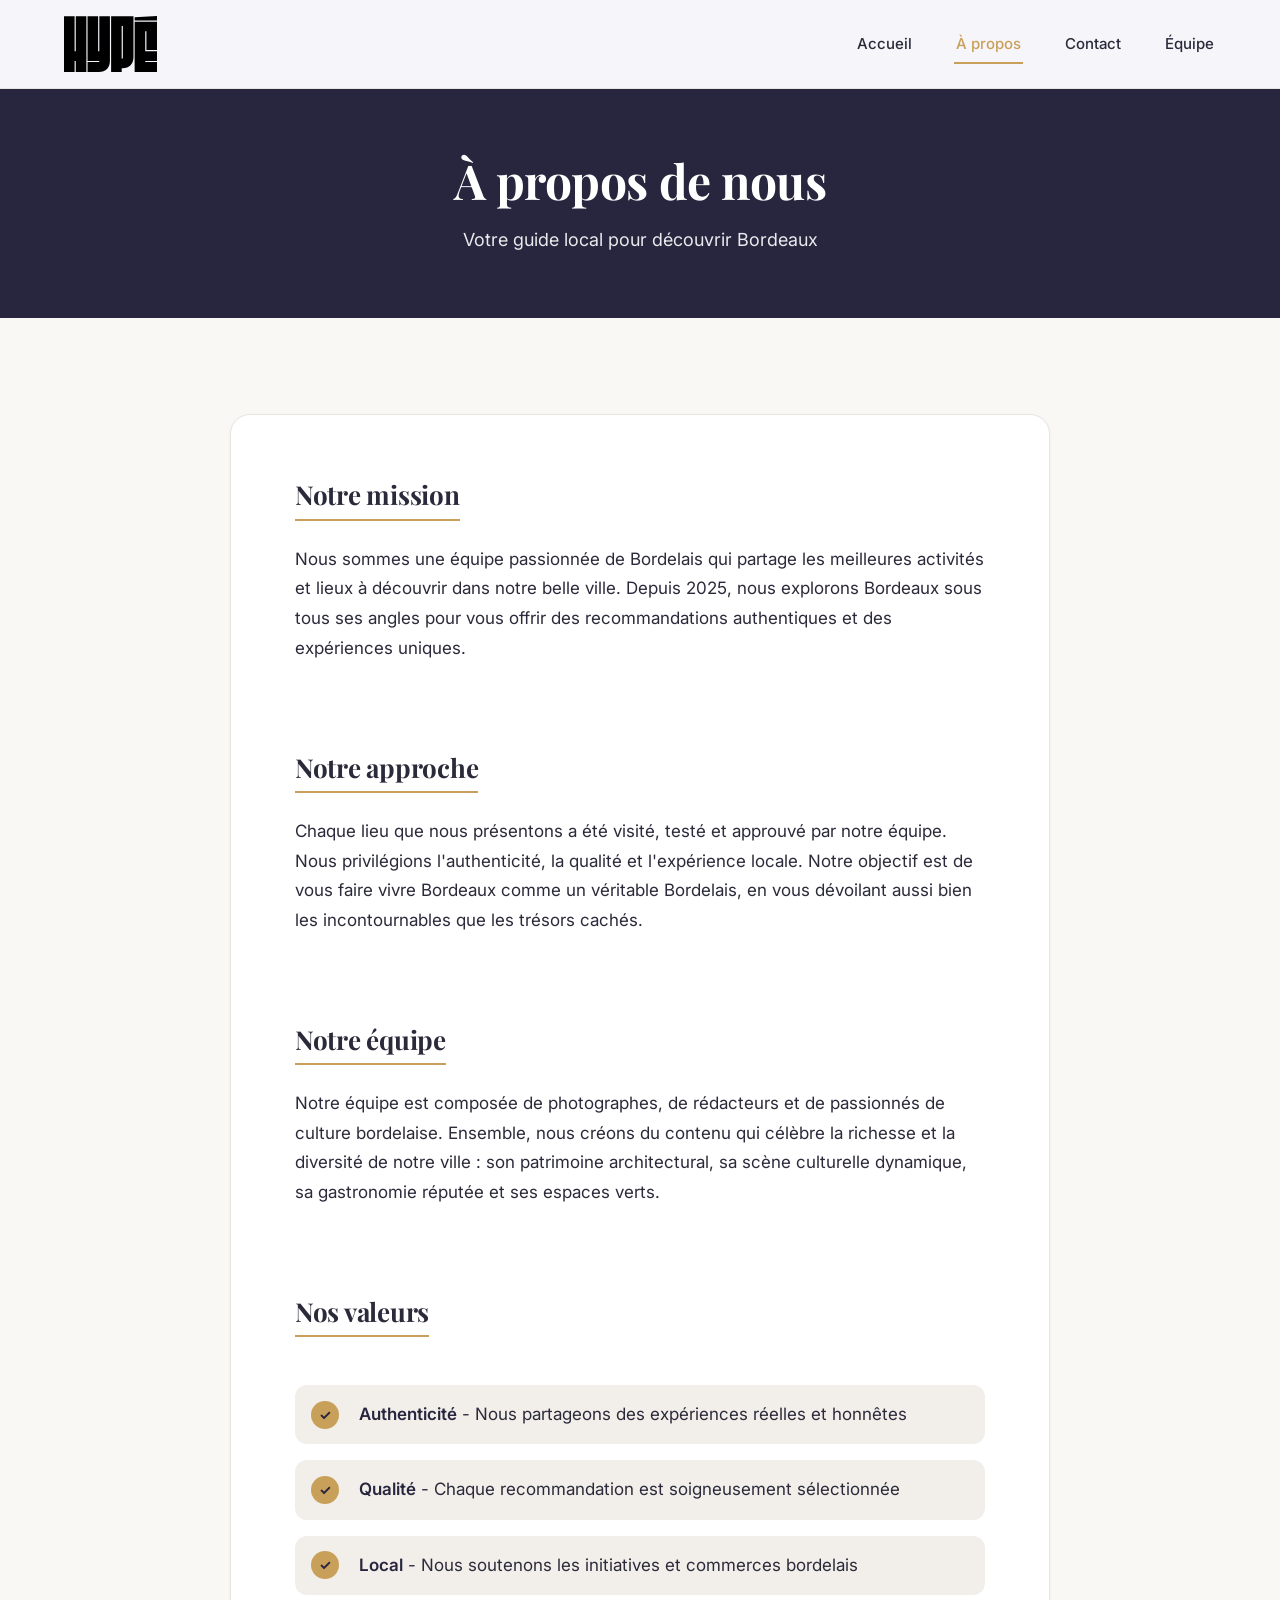
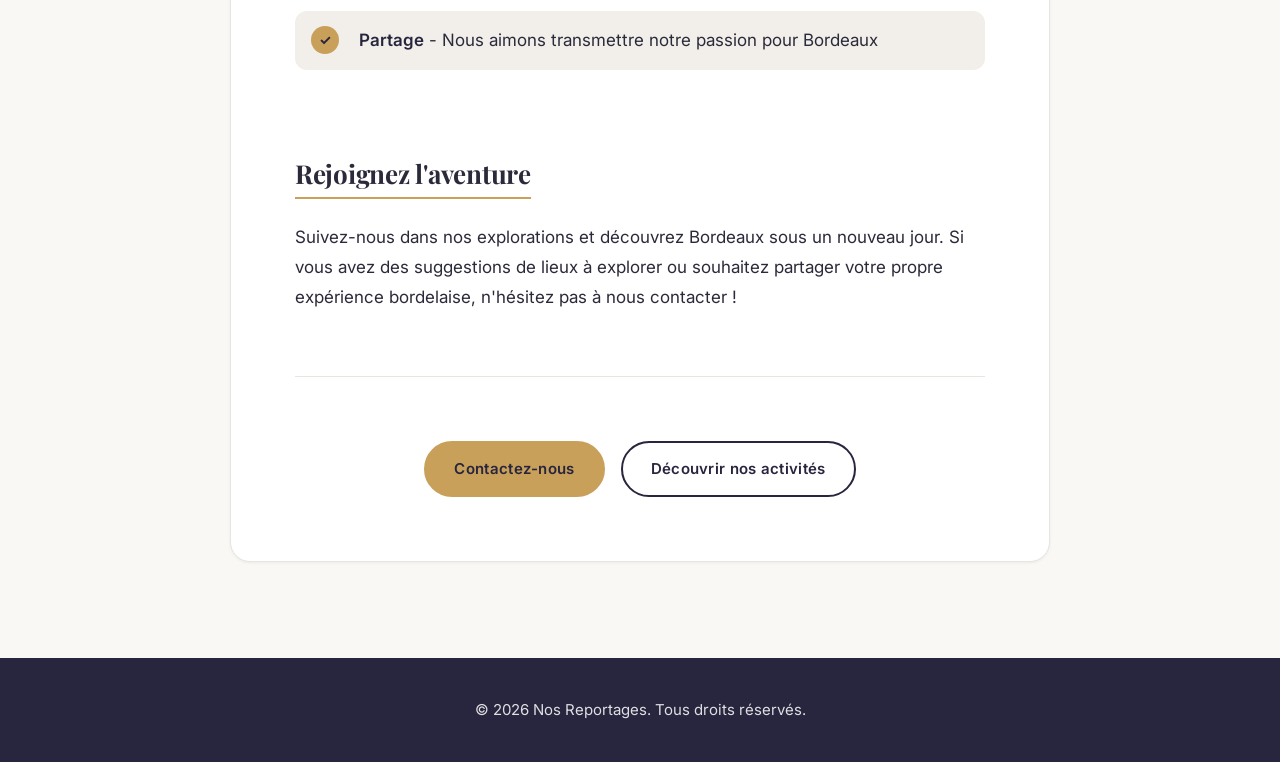
<file: about.html>
<!DOCTYPE html>
<html lang="fr">
<head>
    <meta charset="UTF-8">
    <meta name="viewport" content="width=device-width, initial-scale=1.0">
    <title>À propos - Bordeaux Activités</title>
    <link rel="stylesheet" href="assets/css/style.css">
</head>
<body>
    <header>
        <div class="container">
            <a href="index.html" class="logo">
                <img src="assets/images/logo/nnoir.svg" alt="Logo Bordeaux Activités" class="logo-light">
                <img src="assets/images/logo/bblanc.svg" alt="Logo Bordeaux Activités" class="logo-dark">
            </a>
            <nav>
                <ul>
                    <li><a href="index.html" class="">Accueil</a></li>
                    <li><a href="about.html" class="active">À propos</a></li>
                    <li><a href="contact.html" class="">Contact</a></li>
                    <li><a href="teams.html" class="">Équipe</a></li>
                </ul>
            </nav>
        </div>
    </header>
    <script>
        const themeToggle = document.getElementById('themeToggle');
        const html = document.documentElement;

        const savedTheme = localStorage.getItem('theme') || 'light';
        html.setAttribute('data-theme', savedTheme);

        if (themeToggle) {
            themeToggle.addEventListener('click', () => {
                const currentTheme = html.getAttribute('data-theme');
                const newTheme = currentTheme === 'light' ? 'dark' : 'light';
                html.setAttribute('data-theme', newTheme);
                localStorage.setItem('theme', newTheme);
            });
        }
    </script>

    <section class="page-hero">
        <div class="hero-content">
            <h2>À propos de nous</h2>
            <p>Votre guide local pour découvrir Bordeaux</p>
        </div>
    </section>

    <section class="page-content">
        <div class="container">
            <div class="content-wrapper">
                <h3>Notre mission</h3>
                <p>Nous sommes une équipe passionnée de Bordelais qui partage les meilleures activités et lieux à découvrir dans notre belle ville. Depuis 2025, nous explorons Bordeaux sous tous ses angles pour vous offrir des recommandations authentiques et des expériences uniques.</p>

                <h3>Notre approche</h3>
                <p>Chaque lieu que nous présentons a été visité, testé et approuvé par notre équipe. Nous privilégions l'authenticité, la qualité et l'expérience locale. Notre objectif est de vous faire vivre Bordeaux comme un véritable Bordelais, en vous dévoilant aussi bien les incontournables que les trésors cachés.</p>

                <h3>Notre équipe</h3>
                <p>Notre équipe est composée de photographes, de rédacteurs et de passionnés de culture bordelaise. Ensemble, nous créons du contenu qui célèbre la richesse et la diversité de notre ville : son patrimoine architectural, sa scène culturelle dynamique, sa gastronomie réputée et ses espaces verts.</p>

                <h3>Nos valeurs</h3>
                <ul class="values-list">
                    <li><strong>Authenticité</strong> - Nous partageons des expériences réelles et honnêtes</li>
                    <li><strong>Qualité</strong> - Chaque recommandation est soigneusement sélectionnée</li>
                    <li><strong>Local</strong> - Nous soutenons les initiatives et commerces bordelais</li>
                    <li><strong>Partage</strong> - Nous aimons transmettre notre passion pour Bordeaux</li>
                </ul>

                <h3>Rejoignez l'aventure</h3>
                <p>Suivez-nous dans nos explorations et découvrez Bordeaux sous un nouveau jour. Si vous avez des suggestions de lieux à explorer ou souhaitez partager votre propre expérience bordelaise, n'hésitez pas à nous contacter !</p>

                <div class="cta-box">
                    <a href="contact.html" class="btn btn-primary">Contactez-nous</a>
                    <a href="index.html" class="btn btn-secondary">Découvrir nos activités</a>
                </div>
            </div>
        </div>
    </section>

    <footer>
        <div class="container">
            <p>&copy; 2026 Nos Reportages. Tous droits réservés.</p>
        </div>
    </footer>
</body>
</html>
</file>
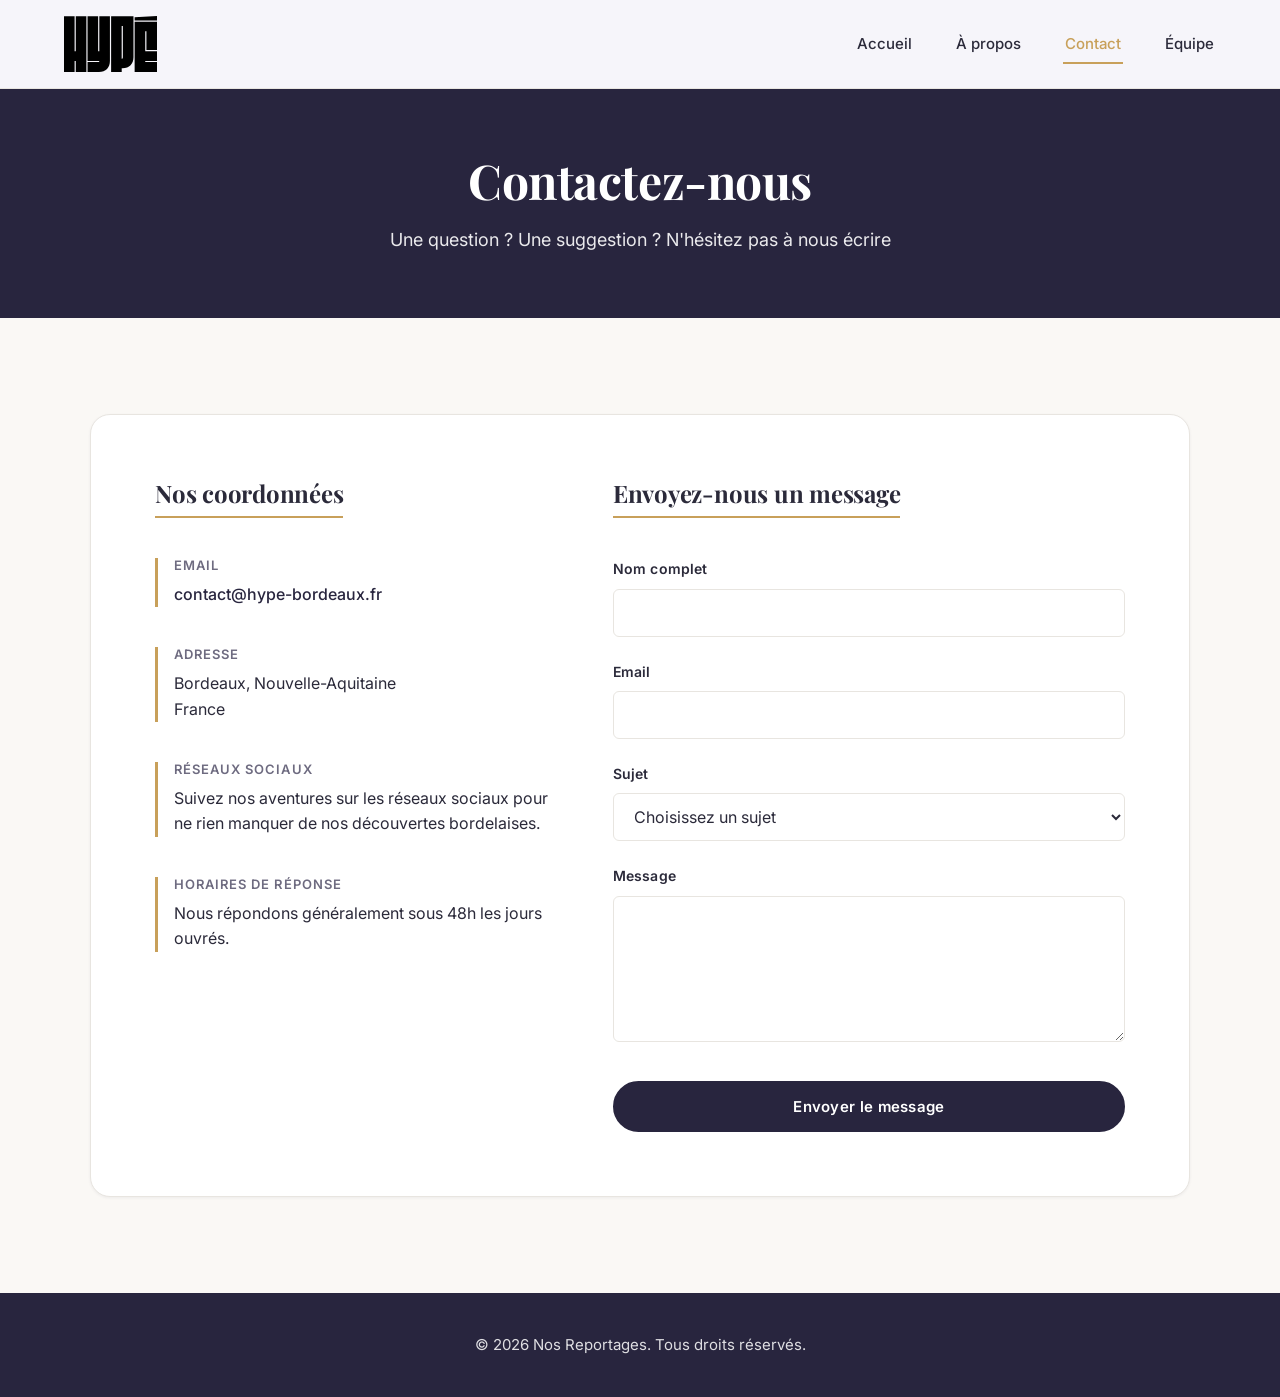
<file: contact.html>
<!DOCTYPE html>
<html lang="fr">
<head>
    <meta charset="UTF-8">
    <meta name="viewport" content="width=device-width, initial-scale=1.0">
    <title>Contact - Bordeaux Activités</title>
    <link rel="stylesheet" href="assets/css/style.css">
</head>
<body>
    <header>
        <div class="container">
            <a href="index.html" class="logo">
                <img src="assets/images/logo/nnoir.svg" alt="Logo Bordeaux Activités" class="logo-light">
                <img src="assets/images/logo/bblanc.svg" alt="Logo Bordeaux Activités" class="logo-dark">
            </a>
            <nav>
                <ul>
                    <li><a href="index.html" class="">Accueil</a></li>
                    <li><a href="about.html" class="">À propos</a></li>
                    <li><a href="contact.html" class="active">Contact</a></li>
                    <li><a href="teams.html" class="">Équipe</a></li>
                </ul>
            </nav>
        </div>
    </header>
    <script>
        const themeToggle = document.getElementById('themeToggle');
        const html = document.documentElement;

        const savedTheme = localStorage.getItem('theme') || 'light';
        html.setAttribute('data-theme', savedTheme);

        if (themeToggle) {
            themeToggle.addEventListener('click', () => {
                const currentTheme = html.getAttribute('data-theme');
                const newTheme = currentTheme === 'light' ? 'dark' : 'light';
                html.setAttribute('data-theme', newTheme);
                localStorage.setItem('theme', newTheme);
            });
        }
    </script>

    <section class="page-hero">
        <div class="hero-content">
            <h2>Contactez-nous</h2>
            <p>Une question ? Une suggestion ? N'hésitez pas à nous écrire</p>
        </div>
    </section>

    <section class="page-content">
        <div class="container">
            <div class="contact-container">
                <div class="contact-info">
                    <h3>Nos coordonnées</h3>
                    <div class="info-item">
                        <h4>Email</h4>
                        <p><a href="mailto:contact@hype-bordeaux.fr">contact@hype-bordeaux.fr</a></p>
                    </div>
                    <div class="info-item">
                        <h4>Adresse</h4>
                        <p>Bordeaux, Nouvelle-Aquitaine<br>France</p>
                    </div>
                    <div class="info-item">
                        <h4>Réseaux sociaux</h4>
                        <p>Suivez nos aventures sur les réseaux sociaux pour ne rien manquer de nos découvertes bordelaises.</p>
                    </div>
                    <div class="info-item">
                        <h4>Horaires de réponse</h4>
                        <p>Nous répondons généralement sous 48h les jours ouvrés.</p>
                    </div>
                </div>

                <div class="contact-form">
                    <h3>Envoyez-nous un message</h3>
                    <form action="#" method="post">
                        <div class="form-group">
                            <label for="name">Nom complet</label>
                            <input type="text" id="name" name="name" required>
                        </div>
                        <div class="form-group">
                            <label for="email">Email</label>
                            <input type="email" id="email" name="email" required>
                        </div>
                        <div class="form-group">
                            <label for="subject">Sujet</label>
                            <select id="subject" name="subject" required>
                                <option value="">Choisissez un sujet</option>
                                <option value="suggestion">Suggestion d'activité</option>
                                <option value="question">Question générale</option>
                                <option value="collaboration">Proposition de collaboration</option>
                                <option value="autre">Autre</option>
                            </select>
                        </div>
                        <div class="form-group">
                            <label for="message">Message</label>
                            <textarea id="message" name="message" rows="6" required></textarea>
                        </div>
                        <button type="submit" class="btn btn-primary">Envoyer le message</button>
                    </form>
                </div>
            </div>
        </div>
    </section>

    <footer>
        <div class="container">
            <p>&copy; 2026 Nos Reportages. Tous droits réservés.</p>
        </div>
    </footer>
</body>
</html>
</file>
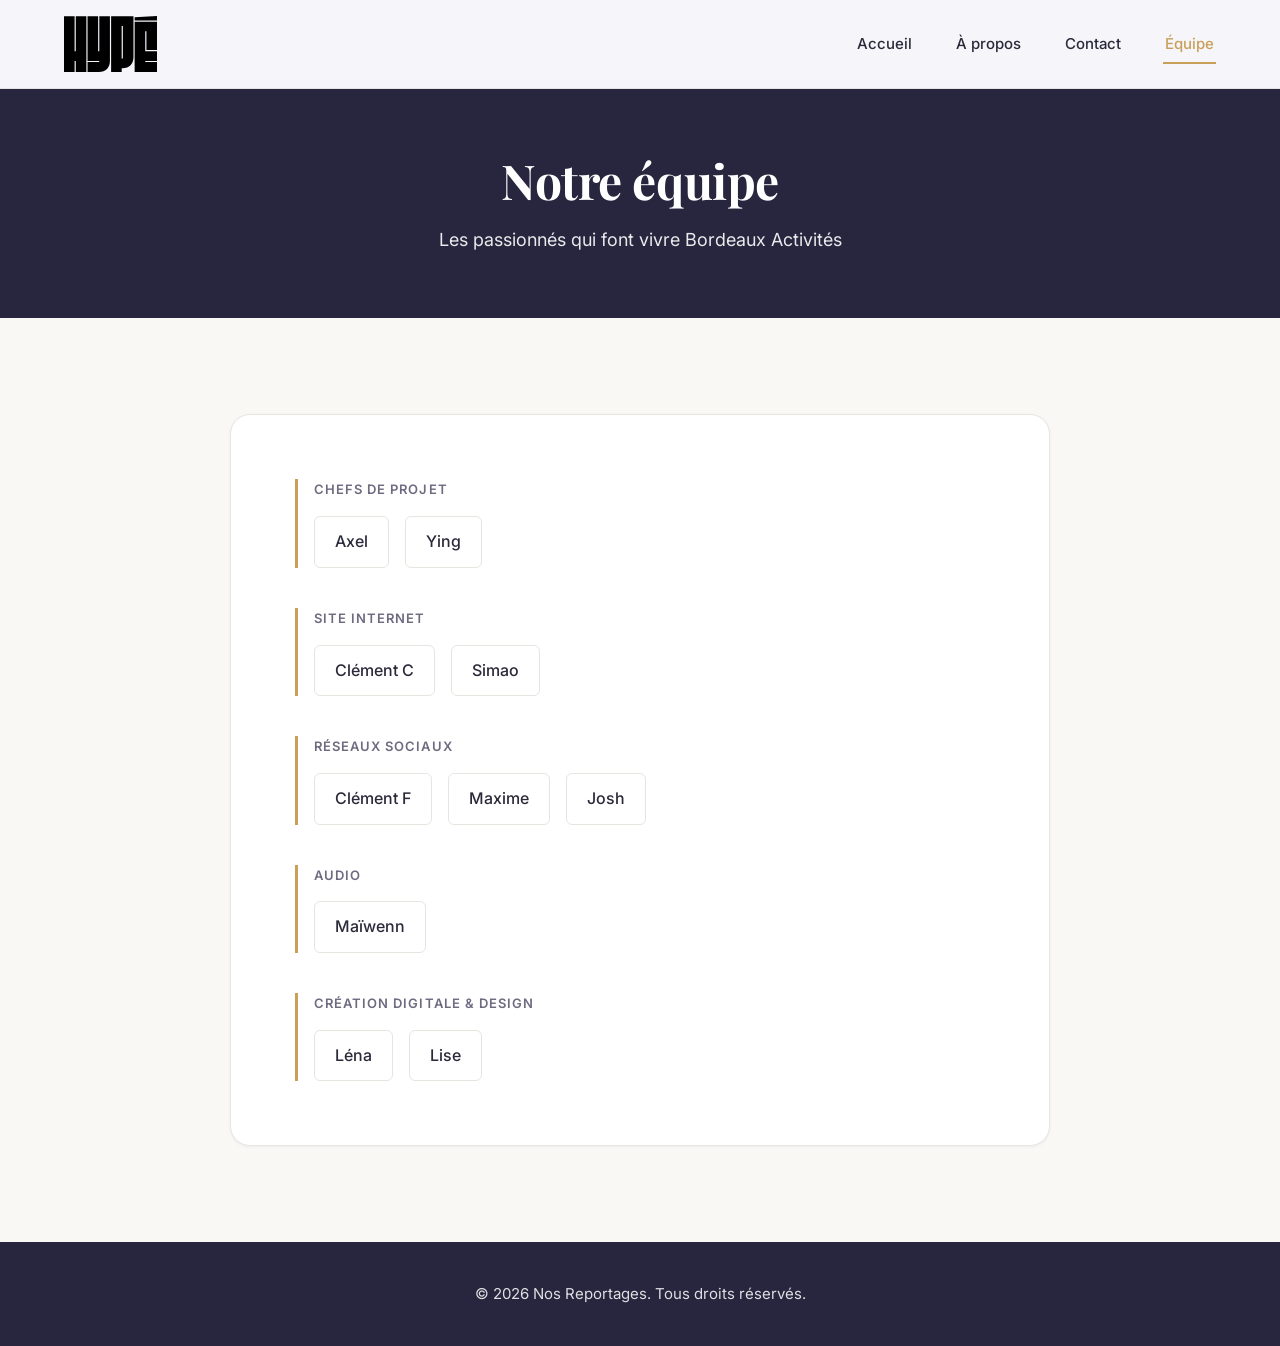
<file: teams.html>
<!DOCTYPE html>
<html lang="fr">
<head>
    <meta charset="UTF-8">
    <meta name="viewport" content="width=device-width, initial-scale=1.0">
    <title>Équipe - Bordeaux Activités</title>
    <link rel="stylesheet" href="assets/css/style.css">
</head>
<body>
    <header>
        <div class="container">
            <a href="index.html" class="logo">
                <img src="assets/images/logo/nnoir.svg" alt="Logo Bordeaux Activités" class="logo-light">
                <img src="assets/images/logo/bblanc.svg" alt="Logo Bordeaux Activités" class="logo-dark">
            </a>
            <nav>
                <ul>
                    <li><a href="index.html" class="">Accueil</a></li>
                    <li><a href="about.html" class="">À propos</a></li>
                    <li><a href="contact.html" class="">Contact</a></li>
                    <li><a href="teams.html" class="active">Équipe</a></li>
                </ul>
            </nav>
        </div>
    </header>
    <script>
        const themeToggle = document.getElementById('themeToggle');
        const html = document.documentElement;

        const savedTheme = localStorage.getItem('theme') || 'light';
        html.setAttribute('data-theme', savedTheme);

        if (themeToggle) {
            themeToggle.addEventListener('click', () => {
                const currentTheme = html.getAttribute('data-theme');
                const newTheme = currentTheme === 'light' ? 'dark' : 'light';
                html.setAttribute('data-theme', newTheme);
                localStorage.setItem('theme', newTheme);
            });
        }
    </script>

    <section class="page-hero">
        <div class="hero-content">
            <h2>Notre équipe</h2>
            <p>Les passionnés qui font vivre Bordeaux Activités</p>
        </div>
    </section>

    <section class="page-content">
        <div class="container">
            <div class="team-section">
                <div class="team-block">
                    <span class="team-role">Chefs de projet</span>
                    <div class="team-names">
                        <span class="team-member" data-role="Chef de projet">Axel</span>
                        <span class="team-member" data-role="Chef de projet">Ying</span>
                    </div>
                </div>
                <div class="team-block">
                    <span class="team-role">Site Internet</span>
                    <div class="team-names">
                        <span class="team-member" data-role="Site Internet">Clément C</span>
                        <span class="team-member" data-role="Site Internet">Simao</span>
                    </div>
                </div>
                <div class="team-block">
                    <span class="team-role">Réseaux sociaux</span>
                    <div class="team-names">
                        <span class="team-member" data-role="Réseaux sociaux">Clément F</span>
                        <span class="team-member" data-role="Réseaux sociaux">Maxime</span>
                        <span class="team-member" data-role="Réseaux sociaux">Josh</span>
                    </div>
                </div>
                <div class="team-block">
                    <span class="team-role">Audio</span>
                    <div class="team-names">
                        <span class="team-member" data-role="Audio">Maïwenn</span>
                    </div>
                </div>
                <div class="team-block">
                    <span class="team-role">Création digitale &amp; design</span>
                    <div class="team-names">
                        <span class="team-member" data-role="Création digitale & design">Léna</span>
                        <span class="team-member" data-role="Création digitale & design">Lise</span>
                    </div>
                </div>
            </div>
        </div>
    </section>

    <footer>
        <div class="container">
            <p>&copy; 2026 Nos Reportages. Tous droits réservés.</p>
        </div>
    </footer>

    <script>
        document.querySelectorAll('.team-member').forEach(member => {
            member.addEventListener('mouseenter', function() {
                if (!this.dataset.original) {
                    this.dataset.original = this.textContent;
                }
                this.textContent = this.dataset.role;
                this.classList.add('hovered');
            });
            member.addEventListener('mouseleave', function() {
                if (this.dataset.original) {
                    this.textContent = this.dataset.original;
                    this.classList.remove('hovered');
                }
            });
        });
    </script>
</body>
</html>
</file>
<file: assets/css/style.css>
/* ============================================================
   HYPÉ — BORDEAUX ACTIVITÉS
   Charte graphique & système de design
   ============================================================
   COULEURS
     Primaire  : #28253E  (navy profond, identité)
     Accent    : #C8A05A  (or chaud, touche Bordeaux)
     Fond      : #FAF8F5  (crème)
     Surface   : #FFFFFF
     Texte     : #2B2A3A
     Muet      : #6E6B80
     Bordure   : #E8E5E0

   TYPOGRAPHIE
     Titres    : 'Playfair Display', Georgia, serif
     Corps     : 'Inter', system-ui, sans-serif
     Échelle   : 0.875 / 1 / 1.125 / 1.25 / 1.5 / 2 / 2.5 / 3.5

   ESPACEMENTS (grille 8px)
     xs 8  | sm 16 | md 24 | lg 40 | xl 64 | 2xl 96

   Lois UX/UI : Proximité, Similitude, Fitts (44px min),
   Hick (nav simple), Miller, WCAG AA, hiérarchie claire.
   ============================================================ */

@import url('https://fonts.googleapis.com/css2?family=Inter:wght@400;500;600;700&family=Playfair+Display:wght@600;700&display=swap');

/* --------------------------------------------------------
   1. Tokens de design
-------------------------------------------------------- */
:root {
    /* Couleurs */
    --color-primary: #28253E;
    --color-primary-hover: #3A3654;
    --color-accent: #C8A05A;
    --color-accent-hover: #B48A44;
    --color-bg: #FAF8F5;
    --color-surface: #FFFFFF;
    --color-surface-alt: #F2EFEA;
    --color-text: #2B2A3A;
    --color-text-muted: #6E6B80;
    --color-border: #E8E5E0;
    --color-overlay: rgba(40, 37, 62, 0.55);

    /* Typographies */
    --font-heading: 'Playfair Display', Georgia, 'Times New Roman', serif;
    --font-body: 'Inter', -apple-system, BlinkMacSystemFont, 'Segoe UI', sans-serif;

    /* Espacements (grille 8px) */
    --space-xs: 0.5rem;
    --space-sm: 1rem;
    --space-md: 1.5rem;
    --space-lg: 2.5rem;
    --space-xl: 4rem;
    --space-2xl: 6rem;

    /* Rayons */
    --radius-sm: 6px;
    --radius-md: 12px;
    --radius-lg: 20px;
    --radius-pill: 999px;

    /* Ombres */
    --shadow-sm: 0 1px 3px rgba(40, 37, 62, 0.06);
    --shadow-md: 0 4px 16px rgba(40, 37, 62, 0.08);
    --shadow-lg: 0 12px 32px rgba(40, 37, 62, 0.14);

    /* Transitions */
    --ease: cubic-bezier(0.4, 0, 0.2, 1);
    --duration: 0.25s;

    /* Header */
    --header-height: 88px;
}

[data-theme="dark"] {
    --color-primary: #E8E5E0;
    --color-primary-hover: #FFFFFF;
    --color-accent: #D4B06A;
    --color-accent-hover: #E0BE7E;
    --color-bg: #15131F;
    --color-surface: #1E1B2D;
    --color-surface-alt: #27243A;
    --color-text: #E8E5E0;
    --color-text-muted: #A5A2B5;
    --color-border: #33304A;
    --color-overlay: rgba(10, 8, 20, 0.65);
}

/* --------------------------------------------------------
   2. Reset & base
-------------------------------------------------------- */
*,
*::before,
*::after {
    margin: 0;
    padding: 0;
    box-sizing: border-box;
}

html {
    scroll-behavior: smooth;
    font-size: 16px;
}

body {
    font-family: var(--font-body);
    font-size: 1rem;
    line-height: 1.6;
    color: var(--color-text);
    background-color: var(--color-bg);
    -webkit-font-smoothing: antialiased;
    -moz-osx-font-smoothing: grayscale;
    transition: background-color var(--duration) var(--ease), color var(--duration) var(--ease);
}

img {
    max-width: 100%;
    display: block;
}

a {
    color: inherit;
    text-decoration: none;
}

:focus-visible {
    outline: 3px solid var(--color-accent);
    outline-offset: 3px;
    border-radius: var(--radius-sm);
}

h1, h2, h3, h4 {
    font-family: var(--font-heading);
    font-weight: 700;
    line-height: 1.2;
    letter-spacing: -0.01em;
    color: var(--color-text);
}

/* --------------------------------------------------------
   3. Layout
-------------------------------------------------------- */
.container {
    max-width: 1200px;
    margin: 0 auto;
    padding: 0 var(--space-md);
}

/* --------------------------------------------------------
   4. Header (sticky, verre dépoli)
-------------------------------------------------------- */
header {
    position: fixed;
    top: 0;
    left: 0;
    right: 0;
    z-index: 1000;
    padding: var(--space-sm) 0;
    background: rgba(246, 245, 250, 1);
    backdrop-filter: blur(12px);
    -webkit-backdrop-filter: blur(12px);
    border-bottom: 1px solid var(--color-border);
    transition: background-color var(--duration) var(--ease), border-color var(--duration) var(--ease);
}

[data-theme="dark"] header {
    background: rgba(21, 19, 31, 1);
}

header .container {
    display: flex;
    justify-content: space-between;
    align-items: center;
    gap: var(--space-md);
}

header .logo {
    display: flex;
    align-items: center;
    height: 56px;
    transition: opacity var(--duration) var(--ease);
}

header .logo img {
    height: 56px;
    width: auto;
}

header .logo:hover {
    opacity: 0.75;
}

header .logo .logo-dark {
    display: none;
}

[data-theme="dark"] header .logo .logo-light {
    display: none;
}

[data-theme="dark"] header .logo .logo-dark {
    display: block;
}

/* Navigation — Loi de Hick : options limitées et claires */
nav ul {
    display: flex;
    align-items: center;
    list-style: none;
    gap: var(--space-lg);
}

nav a {
    position: relative;
    display: inline-block;
    padding: var(--space-xs) 2px;
    font-size: 0.9375rem;
    font-weight: 500;
    color: var(--color-text);
    transition: color var(--duration) var(--ease);
}

nav a::after {
    content: '';
    position: absolute;
    bottom: 0;
    left: 0;
    width: 100%;
    height: 2px;
    background: var(--color-accent);
    transform: scaleX(0);
    transform-origin: right;
    transition: transform var(--duration) var(--ease);
}

nav a:hover,
nav a.active {
    color: var(--color-accent);
}

nav a:hover::after,
nav a.active::after {
    transform: scaleX(1);
    transform-origin: left;
}

/* Bouton thème (si présent) */
.theme-toggle {
    min-width: 44px;
    min-height: 44px;
    background: none;
    border: 1.5px solid var(--color-border);
    border-radius: var(--radius-pill);
    padding: var(--space-xs) var(--space-sm);
    cursor: pointer;
    font-size: 1rem;
    color: var(--color-text);
    display: inline-flex;
    align-items: center;
    gap: var(--space-xs);
    transition: all var(--duration) var(--ease);
}

.theme-toggle:hover {
    border-color: var(--color-accent);
    color: var(--color-accent);
}

.theme-toggle .moon { display: none; }
[data-theme="dark"] .theme-toggle .sun { display: none; }
[data-theme="dark"] .theme-toggle .moon { display: inline; }

/* --------------------------------------------------------
   5. Hero plein écran (accueil)
-------------------------------------------------------- */
.hero-fullscreen {
    position: relative;
    min-height: 100vh;
    display: flex;
    align-items: center;
    justify-content: center;
    color: #FFFFFF;
    text-align: center;
    background: url('../images/hero.jpg') center center / cover no-repeat;
    overflow: hidden;
}

.hero-overlay {
    position: absolute;
    inset: 0;
    background: linear-gradient(180deg, rgba(40,37,62,0.35) 0%, rgba(40,37,62,0.65) 100%);
}

.hero-fullscreen .hero-content {
    position: relative;
    z-index: 2;
    max-width: 900px;
    padding: 0 var(--space-md);
    animation: fadeInUp 1s var(--ease);
}

.hero-fullscreen .hero-content h2 {
    margin-bottom: var(--space-md);
    font-size: clamp(2.5rem, 6vw, 4rem);
    color: #FFFFFF;
}

.hero-fullscreen .hero-content h2 img {
    max-width: 340px;
    width: 100%;
    height: auto;
    margin: 0 auto;
}

.hero-fullscreen .hero-content p {
    font-size: clamp(1.125rem, 2vw, 1.375rem);
    margin-bottom: var(--space-lg);
    opacity: 0.95;
}

.hero-cta {
    display: flex;
    gap: var(--space-sm);
    justify-content: center;
    flex-wrap: wrap;
    animation: fadeInUp 1s var(--ease) 0.2s both;
}

.scroll-indicator {
    position: absolute;
    bottom: var(--space-lg);
    left: 50%;
    transform: translateX(-50%);
    z-index: 2;
    display: flex;
    flex-direction: column;
    align-items: center;
    cursor: pointer;
}

.scroll-indicator span {
    font-size: 2rem;
    color: #FFFFFF;
    opacity: 0.85;
    animation: scrollDown 2s var(--ease) infinite;
}

@keyframes fadeInUp {
    from { opacity: 0; transform: translateY(24px); }
    to   { opacity: 1; transform: translateY(0); }
}

@keyframes scrollDown {
    0%, 100% { transform: translateY(0); opacity: 0.5; }
    50%      { transform: translateY(12px); opacity: 1; }
}

/* --------------------------------------------------------
   6. Hero de page standard (À propos, Contact, Équipe)
-------------------------------------------------------- */
.page-hero {
    background: var(--color-primary);
    color: #FFFFFF;
    padding: calc(var(--header-height) + var(--space-xl)) 0 var(--space-xl);
    text-align: center;
}

.page-hero .hero-content {
    max-width: 720px;
    margin: 0 auto;
    padding: 0 var(--space-md);
}

.page-hero .hero-content h2 {
    font-size: clamp(2.25rem, 4vw, 3rem);
    margin-bottom: var(--space-sm);
    color: #FFFFFF;
}

.page-hero .hero-content p {
    font-size: 1.125rem;
    opacity: 0.9;
    line-height: 1.6;
}

/* --------------------------------------------------------
   7. Grille de reportages (accueil)
-------------------------------------------------------- */
.reportages-grid {
    padding: var(--space-2xl) 0;
}

.reportages-grid h2 {
    text-align: center;
    font-size: clamp(2rem, 3vw, 2.5rem);
    margin-bottom: var(--space-xl);
    color: var(--color-text);
}

.reportages-grid h2::after {
    content: '';
    display: block;
    width: 64px;
    height: 3px;
    background: var(--color-accent);
    margin: var(--space-sm) auto 0;
    border-radius: var(--radius-pill);
}

.grid {
    display: grid;
    grid-template-columns: repeat(auto-fill, minmax(340px, 1fr));
    gap: var(--space-lg);
}

/* Carte — Loi de Similitude : toutes les cartes partagent la même structure */
.reportage-card {
    background: var(--color-surface);
    border: 1px solid var(--color-border);
    border-radius: var(--radius-md);
    overflow: hidden;
    box-shadow: var(--shadow-sm);
    transition: transform var(--duration) var(--ease),
                box-shadow var(--duration) var(--ease),
                border-color var(--duration) var(--ease);
}

.reportage-card:hover {
    transform: translateY(-6px);
    box-shadow: var(--shadow-lg);
    border-color: var(--color-accent);
}

.reportage-card a {
    display: block;
}

.card-image {
    width: 100%;
    aspect-ratio: 3 / 2;
    overflow: hidden;
    background: var(--color-surface-alt);
}

.card-image img {
    width: 100%;
    height: 100%;
    object-fit: cover;
    transition: transform 0.5s var(--ease);
}

.reportage-card:hover .card-image img {
    transform: scale(1.06);
}

.card-content {
    padding: var(--space-md);
}

.card-content h3 {
    font-size: 1.375rem;
    margin-bottom: var(--space-xs);
    color: var(--color-text);
}

.card-content .date,
.card-content .location {
    display: block;
    font-size: 0.875rem;
    color: var(--color-text-muted);
    margin-bottom: var(--space-xs);
}

.card-content .location {
    font-weight: 500;
    color: var(--color-accent);
}

.card-content .excerpt {
    margin-top: var(--space-sm);
    color: var(--color-text-muted);
    line-height: 1.6;
}

/* --------------------------------------------------------
   8. Page détail reportage
-------------------------------------------------------- */
.reportage-detail {
    background: var(--color-surface);
}

.reportage-header {
    background: var(--color-primary);
    color: #FFFFFF;
    padding: calc(var(--header-height) + var(--space-lg)) 0 var(--space-lg);
}

.back-link {
    display: inline-flex;
    align-items: center;
    gap: var(--space-xs);
    color: #FFFFFF;
    font-weight: 500;
    font-size: 0.9375rem;
    margin-bottom: var(--space-md);
    opacity: 0.85;
    transition: opacity var(--duration) var(--ease), transform var(--duration) var(--ease);
}

.back-link:hover {
    opacity: 1;
    transform: translateX(-4px);
}

.reportage-header h1 {
    font-size: clamp(2rem, 4vw, 2.75rem);
    margin-bottom: var(--space-md);
    color: #FFFFFF;
}

.reportage-meta {
    display: flex;
    flex-wrap: wrap;
    gap: var(--space-md);
    font-size: 0.9375rem;
    opacity: 0.9;
}

.reportage-featured-image {
    width: 100%;
    height: clamp(280px, 50vh, 520px);
    overflow: hidden;
    background: var(--color-surface-alt);
}

.reportage-featured-image img {
    width: 100%;
    height: 100%;
    object-fit: cover;
}

.reportage-content {
    padding: var(--space-xl) 0;
}

.reportage-content .description {
    max-width: 720px;
    font-size: 1.125rem;
    line-height: 1.8;
    color: var(--color-text);
    margin-bottom: var(--space-xl);
}

/* Galerie */
.gallery {
    margin-top: var(--space-xl);
}

.gallery h2 {
    font-size: 1.75rem;
    margin-bottom: var(--space-lg);
    color: var(--color-text);
}

.gallery-grid {
    display: grid;
    grid-template-columns: repeat(auto-fill, minmax(280px, 1fr));
    gap: var(--space-sm);
}

.gallery-item {
    aspect-ratio: 4 / 3;
    overflow: hidden;
    border-radius: var(--radius-md);
    background: var(--color-surface-alt);
}

.gallery-item img {
    width: 100%;
    height: 100%;
    object-fit: cover;
    transition: transform 0.5s var(--ease);
}

.gallery-item:hover img {
    transform: scale(1.05);
}

.reportage-navigation {
    text-align: center;
    padding: var(--space-xl) 0;
    background: var(--color-bg);
}

/* --------------------------------------------------------
   9. Boutons — Loi de Fitts : min 44px, clairs et hiérarchisés
-------------------------------------------------------- */
.btn {
    display: inline-flex;
    align-items: center;
    justify-content: center;
    min-height: 48px;
    padding: 0.875rem 1.75rem;
    border: 2px solid transparent;
    border-radius: var(--radius-pill);
    font-family: var(--font-body);
    font-weight: 600;
    font-size: 0.9375rem;
    letter-spacing: 0.02em;
    cursor: pointer;
    transition: all var(--duration) var(--ease);
    white-space: nowrap;
}

.btn-primary {
    background: var(--color-accent);
    color: var(--color-primary);
    border-color: var(--color-accent);
}

.btn-primary:hover {
    background: var(--color-accent-hover);
    border-color: var(--color-accent-hover);
    transform: translateY(-2px);
    box-shadow: var(--shadow-md);
}

.btn-secondary {
    background: transparent;
    color: #FFFFFF;
    border-color: rgba(255, 255, 255, 0.8);
}

.btn-secondary:hover {
    background: #FFFFFF;
    color: var(--color-primary);
    transform: translateY(-2px);
    box-shadow: var(--shadow-md);
}

/* Variante bouton sur fond clair */
.page-content .btn-secondary,
.cta-box .btn-secondary {
    color: var(--color-primary);
    border-color: var(--color-primary);
}

.page-content .btn-secondary:hover,
.cta-box .btn-secondary:hover {
    background: var(--color-primary);
    color: #FFFFFF;
}

/* --------------------------------------------------------
   10. Page content (about, contact, equipe)
-------------------------------------------------------- */
.page-content {
    padding: var(--space-2xl) 0;
    background: var(--color-bg);
}

.content-wrapper {
    max-width: 820px;
    margin: 0 auto;
    background: var(--color-surface);
    padding: var(--space-xl);
    border-radius: var(--radius-lg);
    box-shadow: var(--shadow-sm);
    border: 1px solid var(--color-border);
}

.content-wrapper h3 {
    font-size: 1.625rem;
    color: var(--color-text);
    margin-top: var(--space-xl);
    margin-bottom: var(--space-md);
    padding-bottom: var(--space-xs);
    border-bottom: 2px solid var(--color-accent);
    display: inline-block;
}

.content-wrapper h3:first-child {
    margin-top: 0;
}

.content-wrapper p {
    font-size: 1.0625rem;
    line-height: 1.75;
    color: var(--color-text);
    margin-bottom: var(--space-md);
}

/* Liste de valeurs — Loi de Proximité */
.values-list {
    list-style: none;
    margin: var(--space-md) 0;
    display: grid;
    gap: var(--space-sm);
}

.values-list li {
    position: relative;
    padding: var(--space-sm) var(--space-sm) var(--space-sm) var(--space-xl);
    background: var(--color-surface-alt);
    border-radius: var(--radius-md);
    font-size: 1.0625rem;
    line-height: 1.6;
    color: var(--color-text);
}

.values-list li::before {
    content: '✓';
    position: absolute;
    left: var(--space-sm);
    top: 50%;
    transform: translateY(-50%);
    width: 28px;
    height: 28px;
    display: inline-flex;
    align-items: center;
    justify-content: center;
    background: var(--color-accent);
    color: var(--color-primary);
    border-radius: 50%;
    font-weight: 700;
    font-size: 0.875rem;
}

.values-list li strong {
    color: var(--color-primary);
    font-weight: 600;
}

[data-theme="dark"] .values-list li strong {
    color: var(--color-accent);
}

.cta-box {
    display: flex;
    gap: var(--space-sm);
    justify-content: center;
    margin-top: var(--space-xl);
    padding-top: var(--space-xl);
    border-top: 1px solid var(--color-border);
    flex-wrap: wrap;
}

/* --------------------------------------------------------
   11. Page Contact
-------------------------------------------------------- */
.contact-container {
    display: grid;
    grid-template-columns: 1fr 1.3fr;
    gap: var(--space-xl);
    max-width: 1100px;
    margin: 0 auto;
    background: var(--color-surface);
    padding: var(--space-xl);
    border-radius: var(--radius-lg);
    box-shadow: var(--shadow-sm);
    border: 1px solid var(--color-border);
}

.contact-info h3,
.contact-form h3 {
    font-size: 1.5rem;
    color: var(--color-text);
    margin-bottom: var(--space-lg);
    padding-bottom: var(--space-xs);
    border-bottom: 2px solid var(--color-accent);
    display: inline-block;
}

.info-item {
    margin-bottom: var(--space-lg);
    padding-left: var(--space-sm);
    border-left: 3px solid var(--color-accent);
}

.info-item h4 {
    font-family: var(--font-body);
    font-size: 0.8125rem;
    letter-spacing: 0.08em;
    text-transform: uppercase;
    color: var(--color-text-muted);
    margin-bottom: var(--space-xs);
    font-weight: 600;
}

.info-item p {
    font-size: 1rem;
    line-height: 1.6;
    color: var(--color-text);
}

.info-item a {
    color: var(--color-primary);
    font-weight: 500;
    border-bottom: 1px solid transparent;
    transition: border-color var(--duration) var(--ease);
}

[data-theme="dark"] .info-item a {
    color: var(--color-accent);
}

.info-item a:hover {
    border-bottom-color: currentColor;
}

/* Formulaire */
.form-group {
    margin-bottom: var(--space-md);
}

.form-group label {
    display: block;
    font-size: 0.875rem;
    font-weight: 600;
    color: var(--color-text);
    margin-bottom: var(--space-xs);
    letter-spacing: 0.01em;
}

.form-group input,
.form-group select,
.form-group textarea {
    width: 100%;
    min-height: 48px;
    padding: 0.75rem 1rem;
    border: 1.5px solid var(--color-border);
    border-radius: var(--radius-sm);
    font-size: 1rem;
    font-family: inherit;
    background: var(--color-surface);
    color: var(--color-text);
    transition: border-color var(--duration) var(--ease),
                box-shadow var(--duration) var(--ease);
}

[data-theme="dark"] .form-group input,
[data-theme="dark"] .form-group select,
[data-theme="dark"] .form-group textarea {
    background: var(--color-surface-alt);
    border-color: var(--color-border);
}

.form-group input:focus,
.form-group select:focus,
.form-group textarea:focus {
    outline: none;
    border-color: var(--color-accent);
    box-shadow: 0 0 0 3px rgba(200, 160, 90, 0.18);
}

.form-group textarea {
    resize: vertical;
    min-height: 140px;
}

.contact-form .btn-primary {
    width: 100%;
    background: var(--color-primary);
    color: #FFFFFF;
    border-color: var(--color-primary);
    margin-top: var(--space-xs);
}

.contact-form .btn-primary:hover {
    background: var(--color-primary-hover);
    border-color: var(--color-primary-hover);
    color: #FFFFFF;
}

[data-theme="dark"] .contact-form .btn-primary {
    background: var(--color-accent);
    color: var(--color-bg);
    border-color: var(--color-accent);
}

[data-theme="dark"] .contact-form .btn-primary:hover {
    background: var(--color-accent-hover);
    border-color: var(--color-accent-hover);
}

/* --------------------------------------------------------
   12. Page Équipe
   Même structure visuelle que .content-wrapper et .contact-container
-------------------------------------------------------- */
.team-section {
    max-width: 820px;
    margin: 0 auto;
    background: var(--color-surface);
    padding: var(--space-xl);
    border-radius: var(--radius-lg);
    box-shadow: var(--shadow-sm);
    border: 1px solid var(--color-border);
}

.team-block {
    margin-bottom: var(--space-lg);
    padding-left: var(--space-sm);
    border-left: 3px solid var(--color-accent);
}

.team-block:last-child {
    margin-bottom: 0;
}

.team-role {
    display: block;
    font-family: var(--font-body);
    font-size: 0.8125rem;
    letter-spacing: 0.08em;
    color: var(--color-text-muted);
    text-transform: uppercase;
    font-weight: 600;
    margin-bottom: var(--space-sm);
}

.team-names {
    display: flex;
    flex-wrap: wrap;
    gap: var(--space-sm);
}

.team-member {
    position: relative;
    display: inline-flex;
    align-items: center;
    justify-content: center;
    min-height: 48px;
    padding: 0.75rem 1.25rem;
    font-family: var(--font-body);
    font-size: 1rem;
    font-weight: 500;
    color: var(--color-text);
    background: var(--color-surface);
    border: 1.5px solid var(--color-border);
    border-radius: var(--radius-sm);
    cursor: pointer;
    transition: all var(--duration) var(--ease);
}

[data-theme="dark"] .team-member {
    background: var(--color-surface-alt);
}

.team-member:hover,
.team-member.hovered {
    color: var(--color-primary);
    background: var(--color-accent);
    border-color: var(--color-accent);
    box-shadow: 0 0 0 3px rgba(200, 160, 90, 0.18);
}

[data-theme="dark"] .team-member:hover,
[data-theme="dark"] .team-member.hovered {
    color: var(--color-bg);
}

/* --------------------------------------------------------
   13. Footer
-------------------------------------------------------- */
footer {
    background: var(--color-primary);
    color: #FFFFFF;
    padding: var(--space-lg) 0;
    text-align: center;
    font-size: 0.9375rem;
}

footer p {
    opacity: 0.85;
}

/* --------------------------------------------------------
   14. Responsive (mobile first corrections)
-------------------------------------------------------- */
@media (max-width: 820px) {
    :root {
        --header-height: 72px;
    }

    header .logo,
    header .logo img {
        height: 44px;
    }

    nav ul {
        gap: var(--space-sm);
    }

    nav a {
        font-size: 0.875rem;
    }

    .hero-fullscreen .hero-content h2 img {
        max-width: 240px;
    }

    .grid {
        grid-template-columns: 1fr;
        gap: var(--space-md);
    }

    .contact-container {
        grid-template-columns: 1fr;
        gap: var(--space-lg);
        padding: var(--space-lg);
    }

    .content-wrapper,
    .team-section {
        padding: var(--space-lg);
    }

    .team-member {
        font-size: 0.9375rem;
        width: 100%;
    }

    .hero-cta,
    .cta-box {
        flex-direction: column;
        align-items: stretch;
    }

    .btn {
        width: 100%;
    }
}

@media (max-width: 480px) {
    header .container {
        gap: var(--space-xs);
    }

    .page-hero {
        padding: calc(var(--header-height) + var(--space-lg)) 0 var(--space-lg);
    }

    .reportage-meta {
        flex-direction: column;
        gap: var(--space-xs);
    }
}

/* Préférences utilisateur : réduire les animations */
@media (prefers-reduced-motion: reduce) {
    *,
    *::before,
    *::after {
        animation-duration: 0.01ms !important;
        animation-iteration-count: 1 !important;
        transition-duration: 0.01ms !important;
        scroll-behavior: auto !important;
    }
}
</file>
